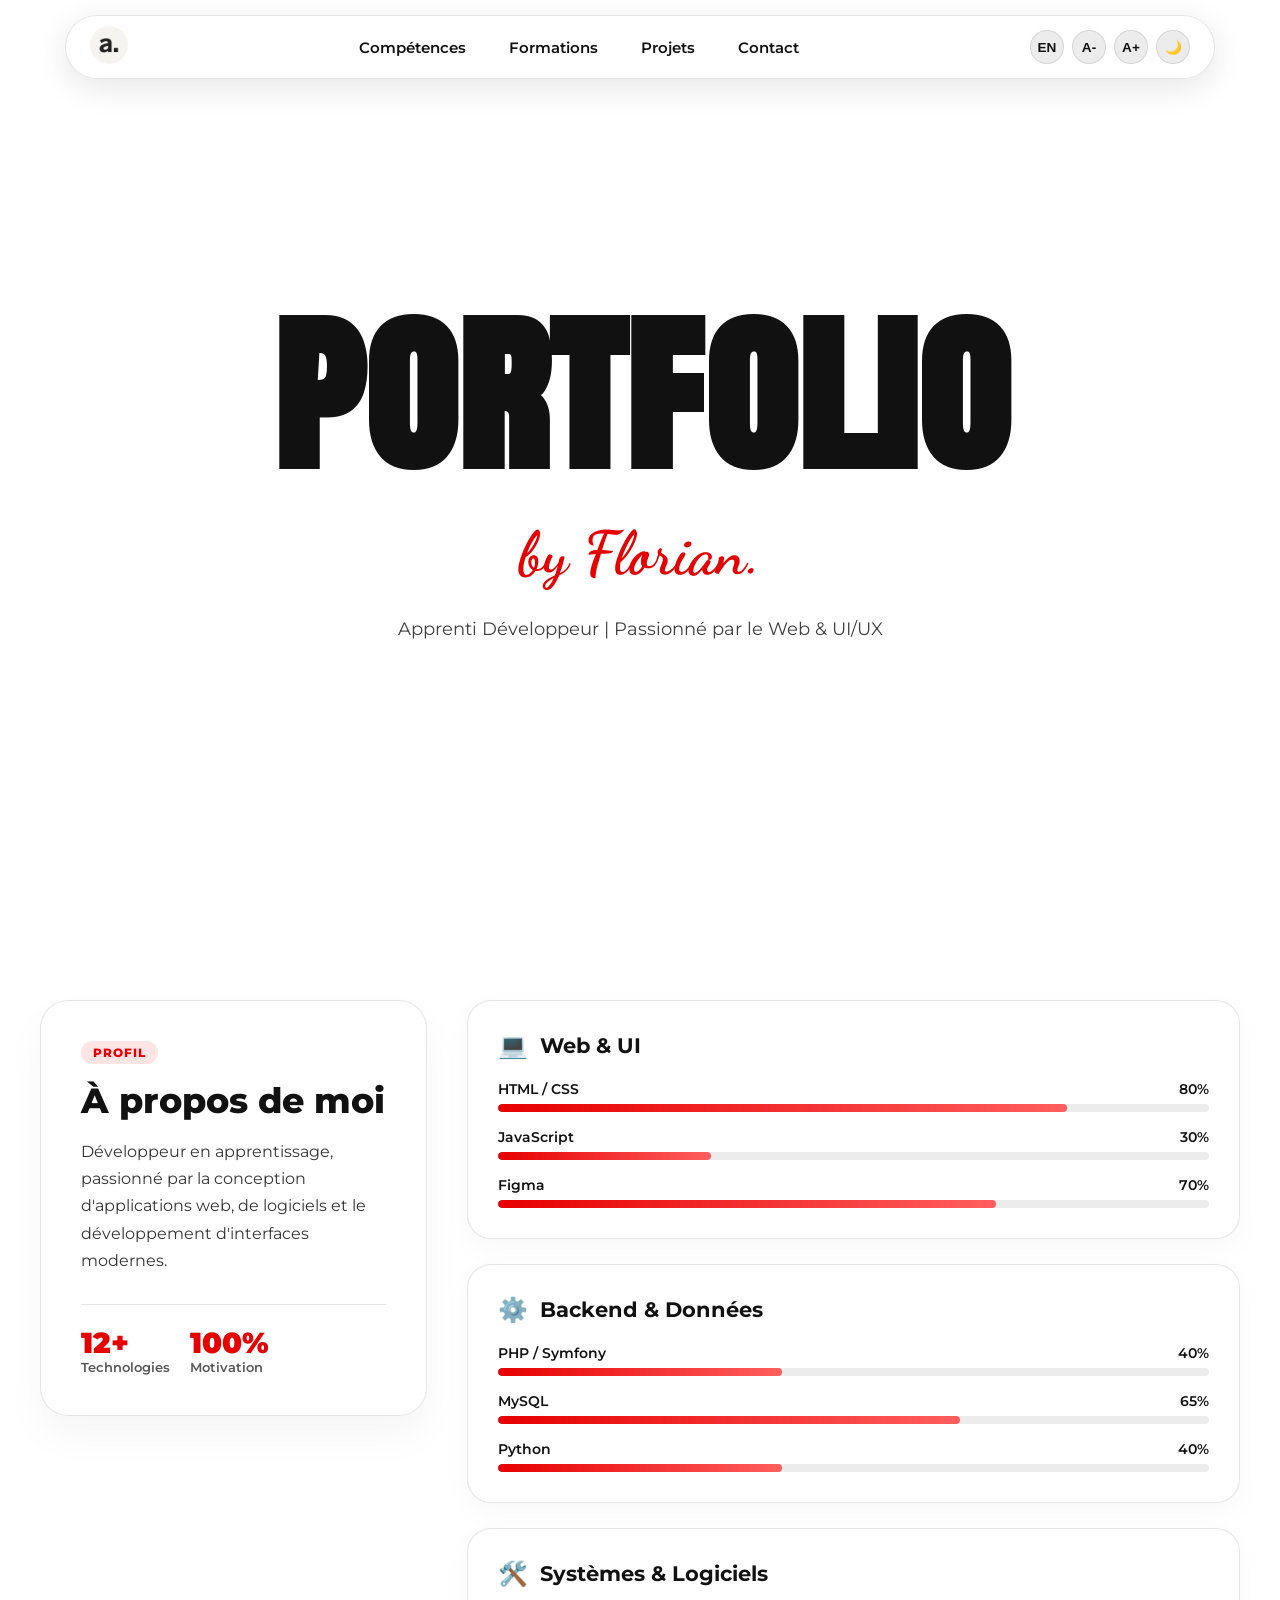
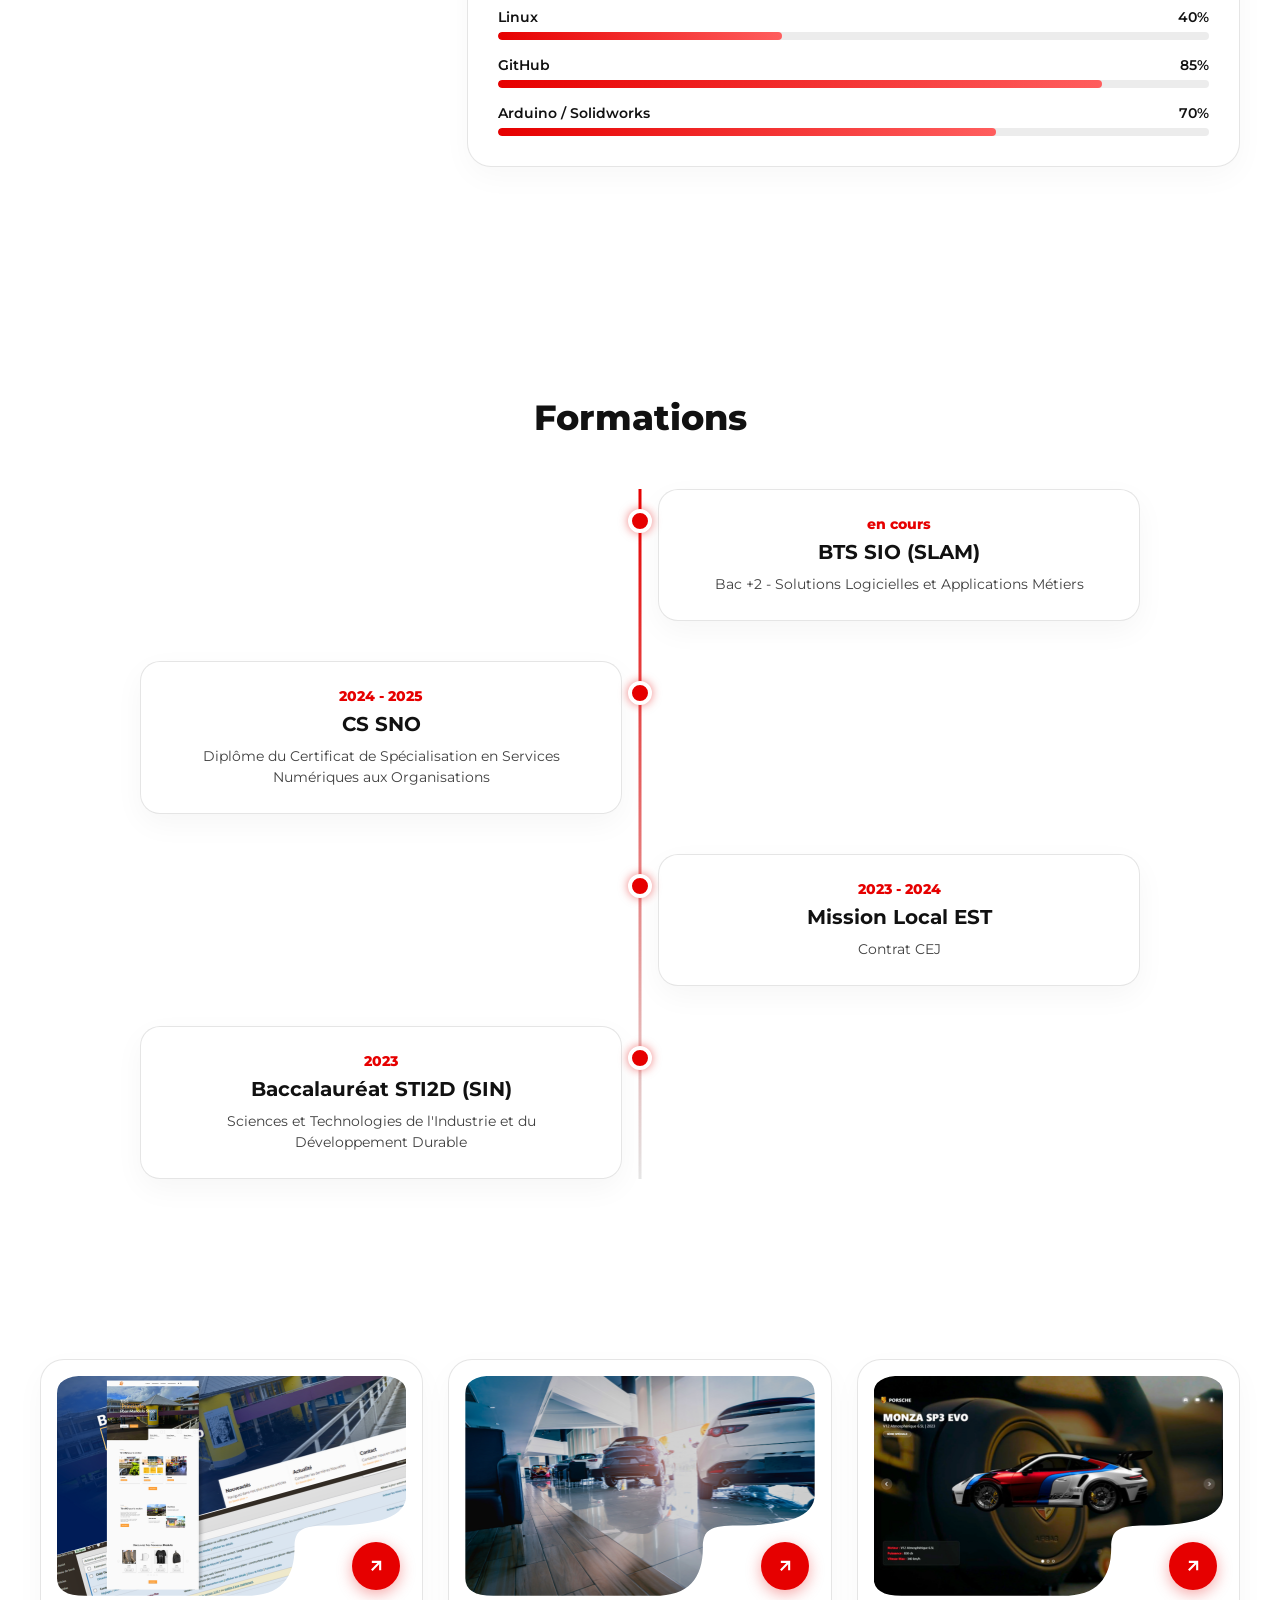
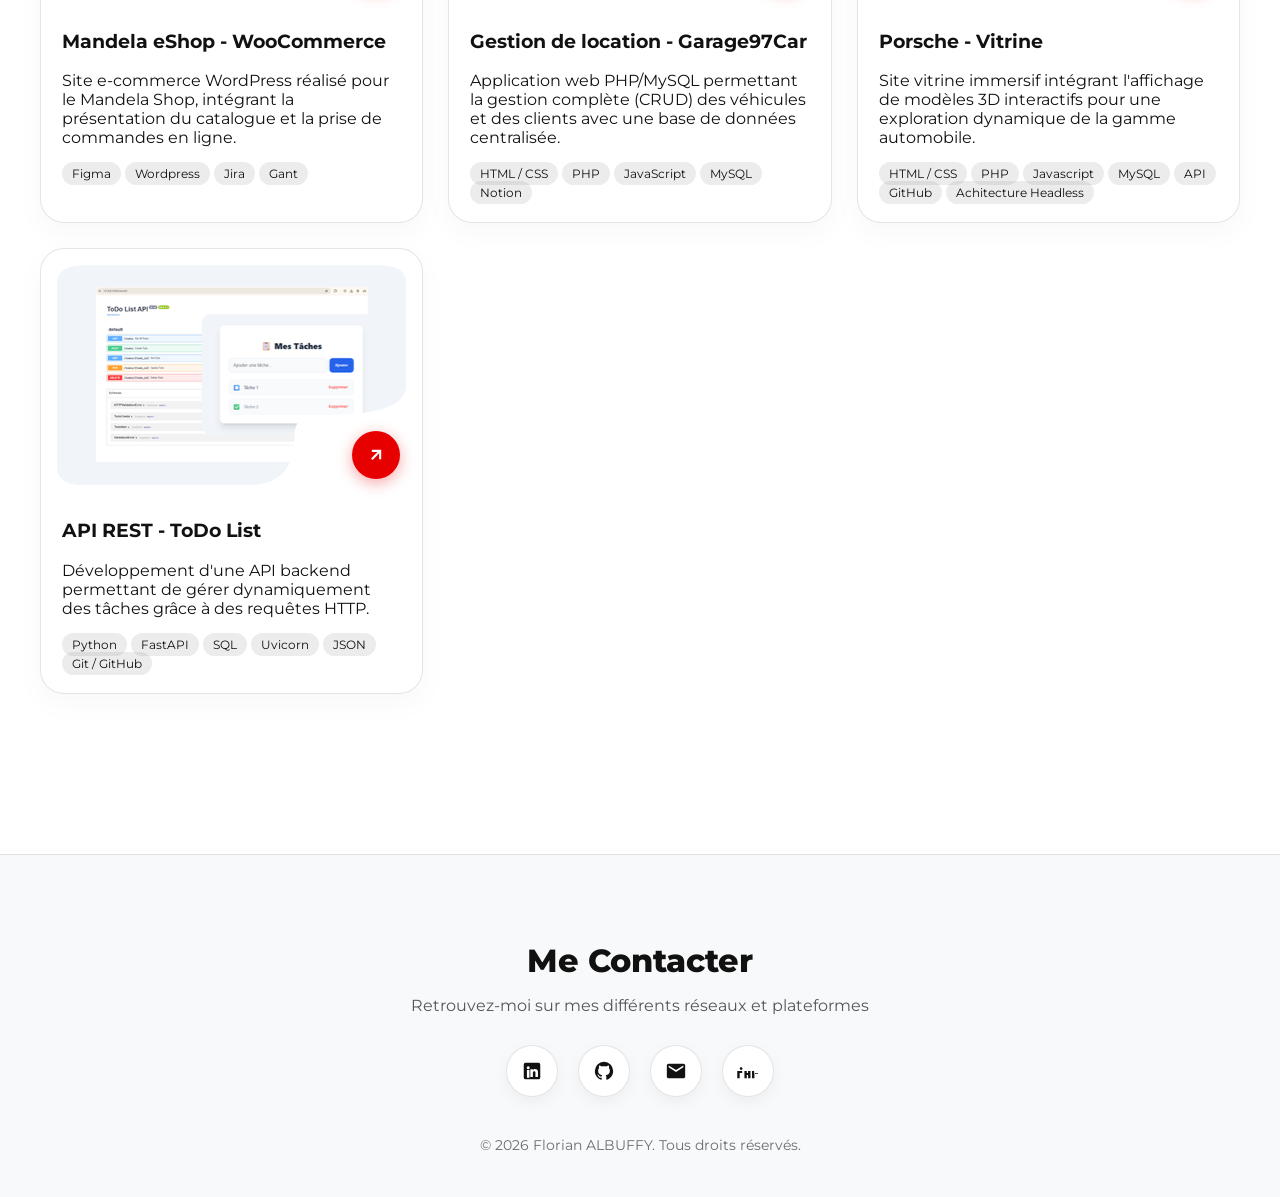
<file: index.html>
<!DOCTYPE html>
<html lang="fr">
    <head>
        <meta charset="UTF-8">
        <meta name="viewport" content="width=device-width, initial-scale=1.0">
        <link rel="shortcut icon" href="img/icon-site-portfolio.png"
            type="image/x-icon">
        <link rel="stylesheet" href="styles.css">
        <title>Portfolio - Florian ALBUFFY - Apprenti Développeur</title>
    </head>
    <body>

        <!-- NAVBAR GLASSMOPHIC ET CONTROLES -->
        <nav>
            <div class="nav-container">
                <div class="left-nav">
                    <img src="img/icon-site-portfolio.png" alt="Logo"
                        class="logo-img">
                </div>

                <div class="right-nav" id="right-nav">
                    <a href="#competences"
                        data-i18n="nav-skills">Compétences</a>
                    <a href="#formations"
                        data-i18n="nav-education">Formations</a>
                    <a href="#projets" data-i18n="nav-projects">Projets</a>
                    <a href="#contact" data-i18n="nav-contact">Contact</a>
                </div>

                <!-- PANNEAU D'ACCESSIBILITÉ & PARAMÈTRES -->
                <div class="nav-controls">
                    <!-- Selecteur de Langue -->
                    <button id="lang-btn" class="ctrl-btn"
                        title="Changer de langue">EN</button>

                    <!-- Contrôle Taille de Police -->
                    <button id="font-decrease" class="ctrl-btn"
                        title="Réduire le texte">A-</button>
                    <button id="font-increase" class="ctrl-btn"
                        title="Agrandir le texte">A+</button>

                    <!-- Toggle Thème Sombre/Clair -->
                    <button id="theme-toggle" class="ctrl-btn"
                        title="Basculer de thème">🌙</button>
                </div>

                <div class="burger-menu" id="burger-menu">
                    <span></span>
                    <span></span>
                    <span></span>
                </div>
            </div>
        </nav>

        <!-- HEADER -->
        <header>
            <h1>portfolio</h1>
            <h2>by Florian.</h2>
            <p class="header-subtitle">Apprenti Développeur | Passionné par le
                Web & UI/UX</p>
        </header>

        <!-- SECTION COMPÉTENCES / À PROPOS (VERSION REDESIGNÉE) -->
        <section class="competences" id="competences">

            <!-- À Propos -->
            <div class="about-card">
                <div class="about-badge">PROFIL</div>
                <h2 data-i18n="about-title">À propos de moi</h2>
                <p data-i18n="about-text">
                    Développeur en apprentissage, passionné par la création
                    d'applications web modernes,
                    de logiciels sur-mesure et l'exploration des systèmes
                    embarqués.
                </p>
                <div class="about-stats">
                    <div class="stat-item">
                        <span class="stat-num">12+</span>
                        <span class="stat-label">Technologies</span>
                    </div>
                    <div class="stat-item">
                        <span class="stat-num">100%</span>
                        <span class="stat-label">Motivation</span>
                    </div>
                </div>
            </div>

            <!-- Grille de Compétences par Catégories -->
            <div class="skills-dashboard">

                <!-- Catégorie 1: Web & Interface -->
                <div class="skill-category">
                    <div class="category-header">
                        <span class="category-icon">💻</span>
                        <h3>Web & UI</h3>
                    </div>
                    <div class="skill-bars">
                        <div class="skill-card">
                            <div class="skill-info"><span>HTML /
                                    CSS</span><span>80%</span></div>
                            <div class="progress-bar"><div class="progress-fill"
                                    style="width: 80%;"></div></div>
                        </div>
                        <div class="skill-card">
                            <div
                                class="skill-info"><span>JavaScript</span><span>30%</span></div>
                            <div class="progress-bar"><div class="progress-fill"
                                    style="width: 30%;"></div></div>
                        </div>
                        <div class="skill-card">
                            <div
                                class="skill-info"><span>Figma</span><span>70%</span></div>
                            <div class="progress-bar"><div class="progress-fill"
                                    style="width: 70%;"></div></div>
                        </div>
                    </div>
                </div>

                <!-- Catégorie 2: Backend & Base de données -->
                <div class="skill-category">
                    <div class="category-header">
                        <span class="category-icon">⚙️</span>
                        <h3>Backend & Données</h3>
                    </div>
                    <div class="skill-bars">
                        <div class="skill-card">
                            <div class="skill-info"><span>PHP /
                                    Symfony</span><span>40%</span></div>
                            <div class="progress-bar"><div class="progress-fill"
                                    style="width: 40%;"></div></div>
                        </div>
                        <div class="skill-card">
                            <div
                                class="skill-info"><span>MySQL</span><span>65%</span></div>
                            <div class="progress-bar"><div class="progress-fill"
                                    style="width: 65%;"></div></div>
                        </div>
                        <div class="skill-card">
                            <div
                                class="skill-info"><span>Python</span><span>40%</span></div>
                            <div class="progress-bar"><div class="progress-fill"
                                    style="width: 40%;"></div></div>
                        </div>
                    </div>
                </div>

                <!-- Catégorie 3: Systèmes & Outils -->
                <div class="skill-category">
                    <div class="category-header">
                        <span class="category-icon">🛠️</span>
                        <h3>Systèmes & Logiciels</h3>
                    </div>
                    <div class="skill-bars">
                        <div class="skill-card">
                            <div
                                class="skill-info"><span>Linux</span><span>40%</span></div>
                            <div class="progress-bar"><div class="progress-fill"
                                    style="width: 40%;"></div></div>
                        </div>
                        <div class="skill-card">
                            <div
                                class="skill-info"><span>GitHub</span><span>85%</span></div>
                            <div class="progress-bar"><div class="progress-fill"
                                    style="width: 85%;"></div></div>
                        </div>
                        <div class="skill-card">
                            <div class="skill-info"><span>Arduino /
                                    Solidworks</span><span>70%</span></div>
                            <div class="progress-bar"><div class="progress-fill"
                                    style="width: 70%;"></div></div>
                        </div>
                    </div>
                </div>

            </div>
        </section>

        <!-- SECTION FORMATION (TIMELINE VERTICALE CENTRÉE) -->
        <section class="formation" id="formations">
            <h2 class="section-title" data-i18n="nav-education">Formations</h2>

            <div class="timeline-container">
                <div class="timeline-line"></div>

                <!-- Formation 1 -->
                <div class="timeline-item">
                    <div class="timeline-dot"></div>
                    <div class="timeline-content">
                        <span class="timeline-date">en cours</span>
                        <h3 class="timeline-title">BTS SIO (SLAM)</h3>
                        <p class="timeline-diploma">Bac +2 - Solutions
                            Logicielles et Applications Métiers</p>
                    </div>
                </div>

                <!-- Formation 2 -->
                <div class="timeline-item">
                    <div class="timeline-dot"></div>
                    <div class="timeline-content">
                        <span class="timeline-date">2024 - 2025</span>
                        <h3 class="timeline-title">CS SNO</h3>
                        <p class="timeline-diploma">Diplôme du Certificat de
                            Spécialisation en Services Numériques aux
                            Organisations</p>
                    </div>
                </div>

                <!-- Formation 3 -->
                <div class="timeline-item">
                    <div class="timeline-dot"></div>
                    <div class="timeline-content">
                        <span class="timeline-date">2023 - 2024</span>
                        <h3 class="timeline-title">Mission Local EST</h3>
                        <p class="timeline-diploma">Contrat CEJ</p>
                    </div>
                </div>

                <!-- Formation 4 -->
                <div class="timeline-item">
                    <div class="timeline-dot"></div>
                    <div class="timeline-content">
                        <span class="timeline-date">2023</span>
                        <h3 class="timeline-title">Baccalauréat STI2D (SIN)</h3>
                        <p class="timeline-diploma">Sciences et Technologies de
                            l'Industrie et du Développement Durable </p>
                    </div>
                </div>
            </div>
        </section>

        <!-- SECTION PROJETS -->
        <section class="projets" id="projets">
            <div class="cards-container">
                <!-- CARTE 1 -->
                <a href="/pages/mandela-eshop.html" class="card">
                    <div class="card-image-wrapper">
                        <div class="card-image" id="p1"></div>
                        <div class="card-btn">
                            <svg viewBox="0 0 24 24"><line x1="7" y1="17"
                                    x2="17" y2="7"></line><polyline
                                    points="7 7 17 7 17 17"></polyline></svg>
                        </div>
                    </div>
                    <div class="card-content">
                        <h3 class="card-title">Mandela eShop - WooCommerce</h3>
                        <p class="card-description">Site e-commerce WordPress
                            réalisé pour le Mandela Shop, intégrant la
                            présentation du catalogue et la prise de commandes
                            en ligne.</p>
                        <div class="card-tags">
                            <span class="tag">Figma</span>
                            <span class="tag">Wordpress</span>
                            <span class="tag">Jira</span>
                            <span class="tag">Gant</span>
                        </div>
                    </div>
                </a>
                <!-- CARTE 2 -->
                <a href="pages/garage97car.html" class="card">
                    <div class="card-image-wrapper">
                        <div class="card-image" id="p2"></div>
                        <div class="card-btn"><svg viewBox="0 0 24 24"><line
                                    x1="7" y1="17" x2="17"
                                    y2="7"></line><polyline
                                    points="7 7 17 7 17 17"></polyline></svg></div>
                    </div>
                    <div class="card-content">
                        <h3 class="card-title">Gestion de location -
                            Garage97Car</h3>
                        <p class="card-description">Application web PHP/MySQL
                            permettant la gestion complète (CRUD) des véhicules
                            et des clients avec une base de données
                            centralisée.</p>
                        <div class="card-tags">
                            <span class="tag">HTML / CSS</span>
                            <span class="tag">PHP</span>
                            <span class="tag">JavaScript</span>
                            <span class="tag">MySQL</span>
                            <span class="tag">Notion</span>
                        </div>
                    </div>
                </a>
                <!-- CARTE 3 -->
                <a href="pages/porsche.html" class="card">
                    <div class="card-image-wrapper">
                        <div class="card-image" id="p3"></div>
                        <div class="card-btn"><svg viewBox="0 0 24 24"><line
                                    x1="7" y1="17" x2="17"
                                    y2="7"></line><polyline
                                    points="7 7 17 7 17 17"></polyline></svg></div>
                    </div>
                    <div class="card-content">
                        <h3 class="card-title">Porsche - Vitrine</h3>
                        <p class="card-description">Site vitrine immersif
                            intégrant l'affichage de modèles 3D interactifs pour
                            une exploration dynamique de la gamme
                            automobile.</p>
                        <div class="card-tags">
                            <span class="tag">HTML / CSS</span>
                            <span class="tag">PHP</span>
                            <span class="tag">Javascript</span>
                            <span class="tag">MySQL</span>
                            <span class="tag">API</span>
                            <span class="tag">GitHub</span>
                            <span class="tag">Achitecture Headless</span>
                        </div>
                    </div>
                </a>
                <!-- CARTE 4 : API REST TODO LIST -->
                <a href="pages/todolist.html" class="card">
                    <div class="card-image-wrapper">
                        <div class="card-image" id="p4"></div>
                        <div class="card-btn">
                            <svg viewBox="0 0 24 24"><line x1="7" y1="17"
                                    x2="17" y2="7"></line><polyline
                                    points="7 7 17 7 17 17"></polyline></svg>
                        </div>
                    </div>
                    <div class="card-content">
                        <h3 class="card-title">API REST - ToDo List</h3>
                        <p class="card-description">Développement d'une API
                            backend permettant de gérer dynamiquement des tâches
                            grâce à des requêtes HTTP.</p>
                        <div class="card-tags">
                            <span class="tag">Python</span>
                            <span class="tag">FastAPI</span>
                            <span class="tag">SQL</span>
                            <span class="tag">Uvicorn</span>
                            <span class="tag">JSON</span>
                            <span class="tag">Git / GitHub</span>
                        </div>
                    </div>
                </a>
            </div>
        </section>

        <!-- FOOTER / CONTACT -->
        <footer class="contact-footer" id="contact">
            <div class="footer-container">
                <h2 class="footer-title">Me Contacter</h2>
                <p class="footer-subtitle">Retrouvez-moi sur mes différents
                    réseaux et plateformes</p>

                <div class="social-links">
                    <a
                        href="https://www.linkedin.com/in/florian-albuffy-433315250/"
                        target="_blank" class="social-btn" title="LinkedIn">
                        <svg viewBox="0 0 24 24"><path fill="currentColor"
                                d="M19 3a2 2 0 0 1 2 2v14a2 2 0 0 1-2 2H5a2 2 0 0 1-2-2V5a2 2 0 0 1 2-2h14m-.5 15.5v-5.3a3.26 3.26 0 0 0-3.26-3.26c-.85 0-1.84.52-2.28 1.3v-1.11h-2.79v8.37h2.79v-4.93c0-.77.62-1.4 1.39-1.4a1.4 1.4 0 0 1 1.4 1.4v4.93h2.75M6.46 10.9v8.37H9.25V10.9H6.46M7.86 6.74a1.65 1.65 0 1 0 0 3.3 1.65 1.65 0 0 0 0-3.3Z" /></svg>
                    </a>
                    <a href="https://github.com/Flo-Programmation"
                        target="_blank" class="social-btn" title="GitHub">
                        <svg viewBox="0 0 24 24"><path fill="currentColor"
                                d="M12 2A10 10 0 0 0 2 12c0 4.42 2.87 8.17 6.84 9.5c.5.08.66-.23.66-.5v-1.69c-2.77.6-3.36-1.34-3.36-1.34c-.46-1.16-1.11-1.47-1.11-1.47c-.91-.62.07-.6.07-.6c1 .07 1.53 1.03 1.53 1.03c.87 1.52 2.34 1.07 2.91.83c.09-.65.35-1.09.63-1.34c-2.22-.25-4.55-1.11-4.55-4.92c0-1.11.38-2 1.03-2.71c-.1-.25-.45-1.29.1-2.64c0 0 .84-.27 2.75 1.02c.79-.22 1.65-.33 2.5-.33c.85 0 1.71.11 2.5.33c1.91-1.29 2.75-1.02 2.75-1.02c.55 1.35.2 2.39.1 2.64c.65.71 1.03 1.6 1.03 2.71c0 3.82-2.34 4.66-4.57 4.91c.36.31.69.92.69 1.85V21c0 .27.16.59.67.5C19.14 20.16 22 16.42 22 12A10 10 0 0 0 12 2Z" /></svg>
                    </a>
                    <a href="mailto:florian.freelance.pro@gmail.com"
                        class="social-btn" title="Gmail">
                        <svg viewBox="0 0 24 24"><path fill="currentColor"
                                d="M20 4H4c-1.1 0-1.99.9-1.99 2L2 18c0 1.1.9 2 2 2h16c1.1 0 2-.9 2-2V6c0-1.1-.9-2-2-2zm0 4l-8 5l-8-5V6l8 5l8-5v2z" /></svg>
                    </a>
                    <a href="https://fr.fiverr.com/florian_albuffy/"
                        target="_blank" class="social-btn" title="Fiverr">
                        <svg viewBox="0 0 24 24"><path fill="currentColor"
                                d="M23 15h-2.5c-.8 0-1.4.3-1.8.8V12h-2.3v8h2.6v-4.3c0-.9.6-1.5 1.5-1.5H23v-1.2zm-8.3-3h-2.6v2.3h-1.4V12H8.1v8h2.6v-3.7h1.4V20h2.6v-8zm-11.8 0H.3v8h2.6v-5.7H5.6V12zm1.6-4.2C3.6 7.8 3 8.4 3 9.3c0 .8.6 1.5 1.5 1.5s1.5-.6 1.5-1.5c0-.9-.6-1.5-1.5-1.5z" /></svg>
                    </a>
                </div>
                <p class="copyright">© 2026 Florian ALBUFFY. Tous droits
                    réservés.</p>
            </div>
        </footer>
        <script src="script.js"></script>
        <!-- MASQUE SVG POUR LA DÉCOUPE DES CARTES PROJETS (ENCOCHE ARRONDIE) -->
        <svg width="0" height="0"
            style="position: absolute; pointer-events: none;">
            <defs>
                <clippath id="card-clip" clipPathUnits="objectBoundingBox">
                    <path d="M 0.08,0 
                    L 0.92,0 
                    Q 1,0 1,0.08 
                    L 1,0.54 
                    C 1,0.64 0.92,0.68 0.78,0.68 
                    C 0.70,0.68 0.68,0.70 0.68,0.78 
                    C 0.68,0.92 0.64,1 0.54,1 
                    L 0.08,1 
                    Q 0,1 0,0.92 
                    L 0,0.08 
                    Q 0,0 0.08,0 Z" />
                </clippath>
            </defs>
        </svg>
    </body>
</html>
</file>
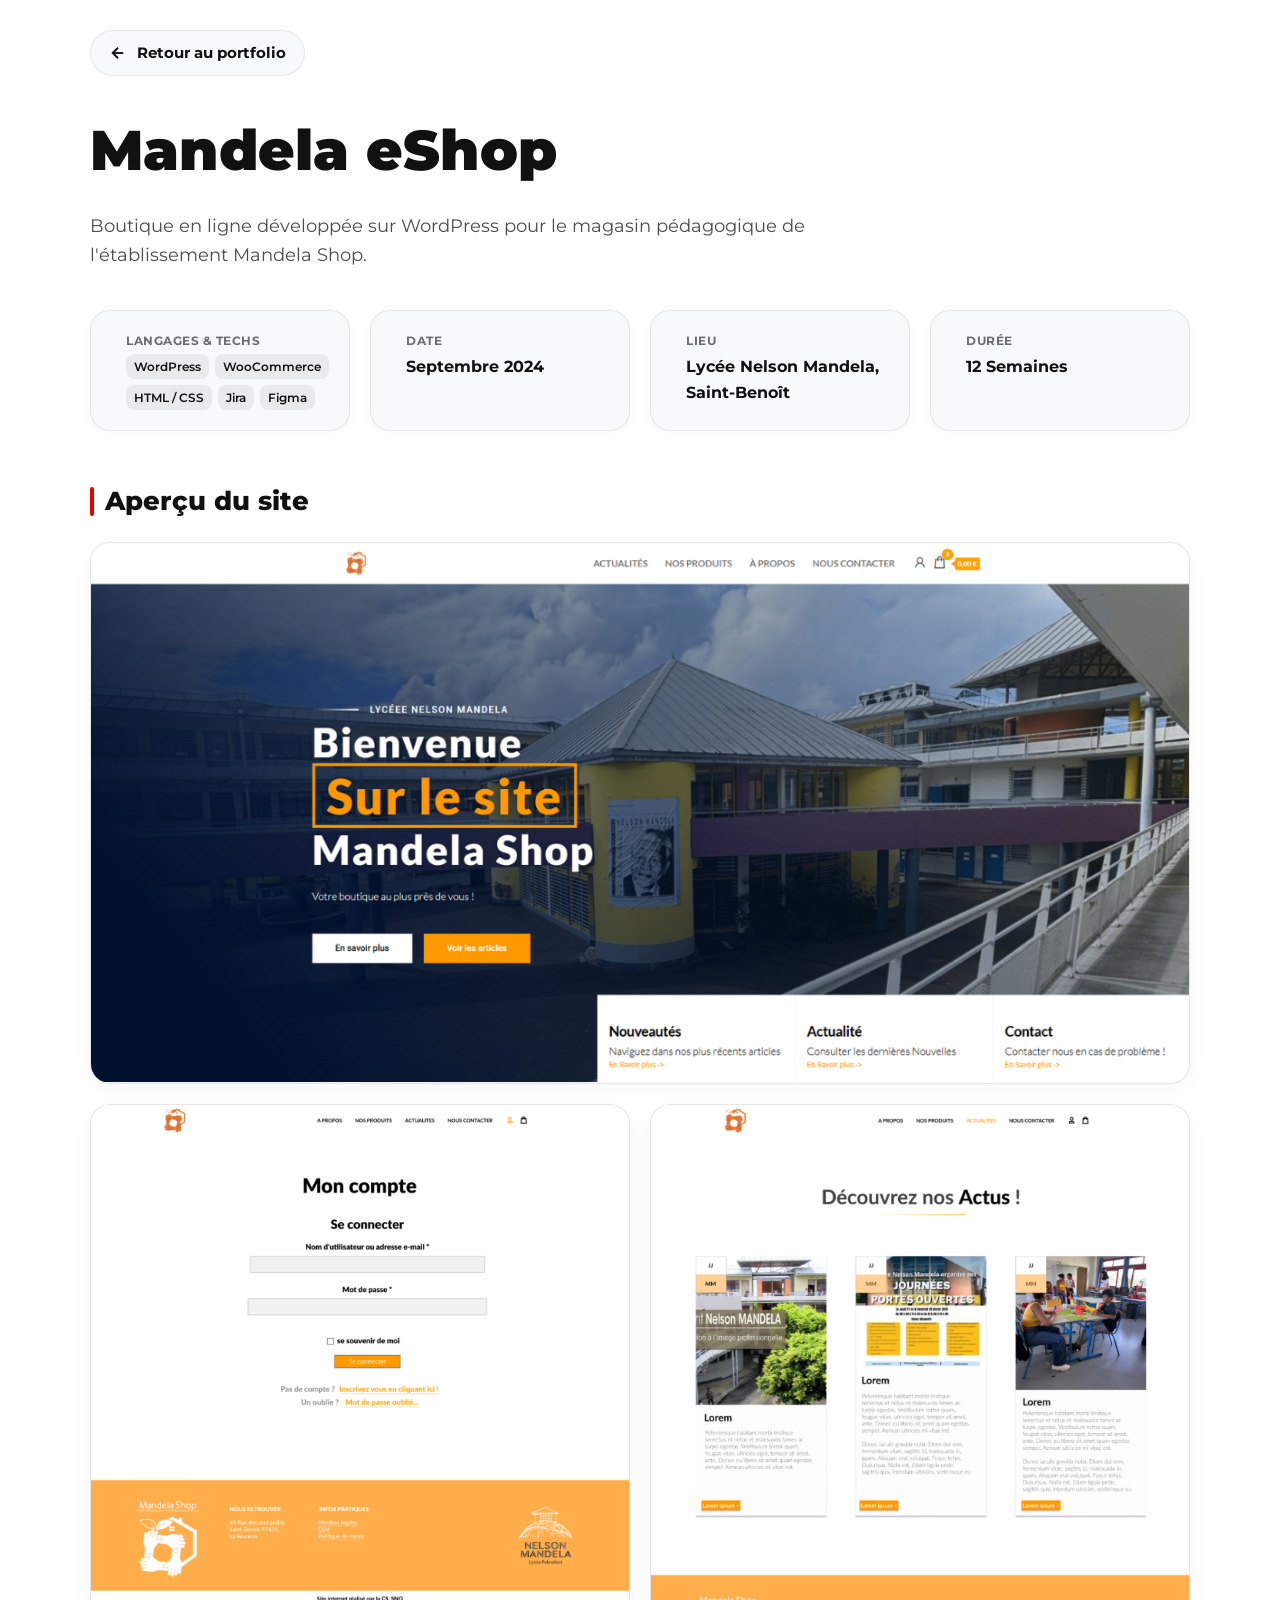
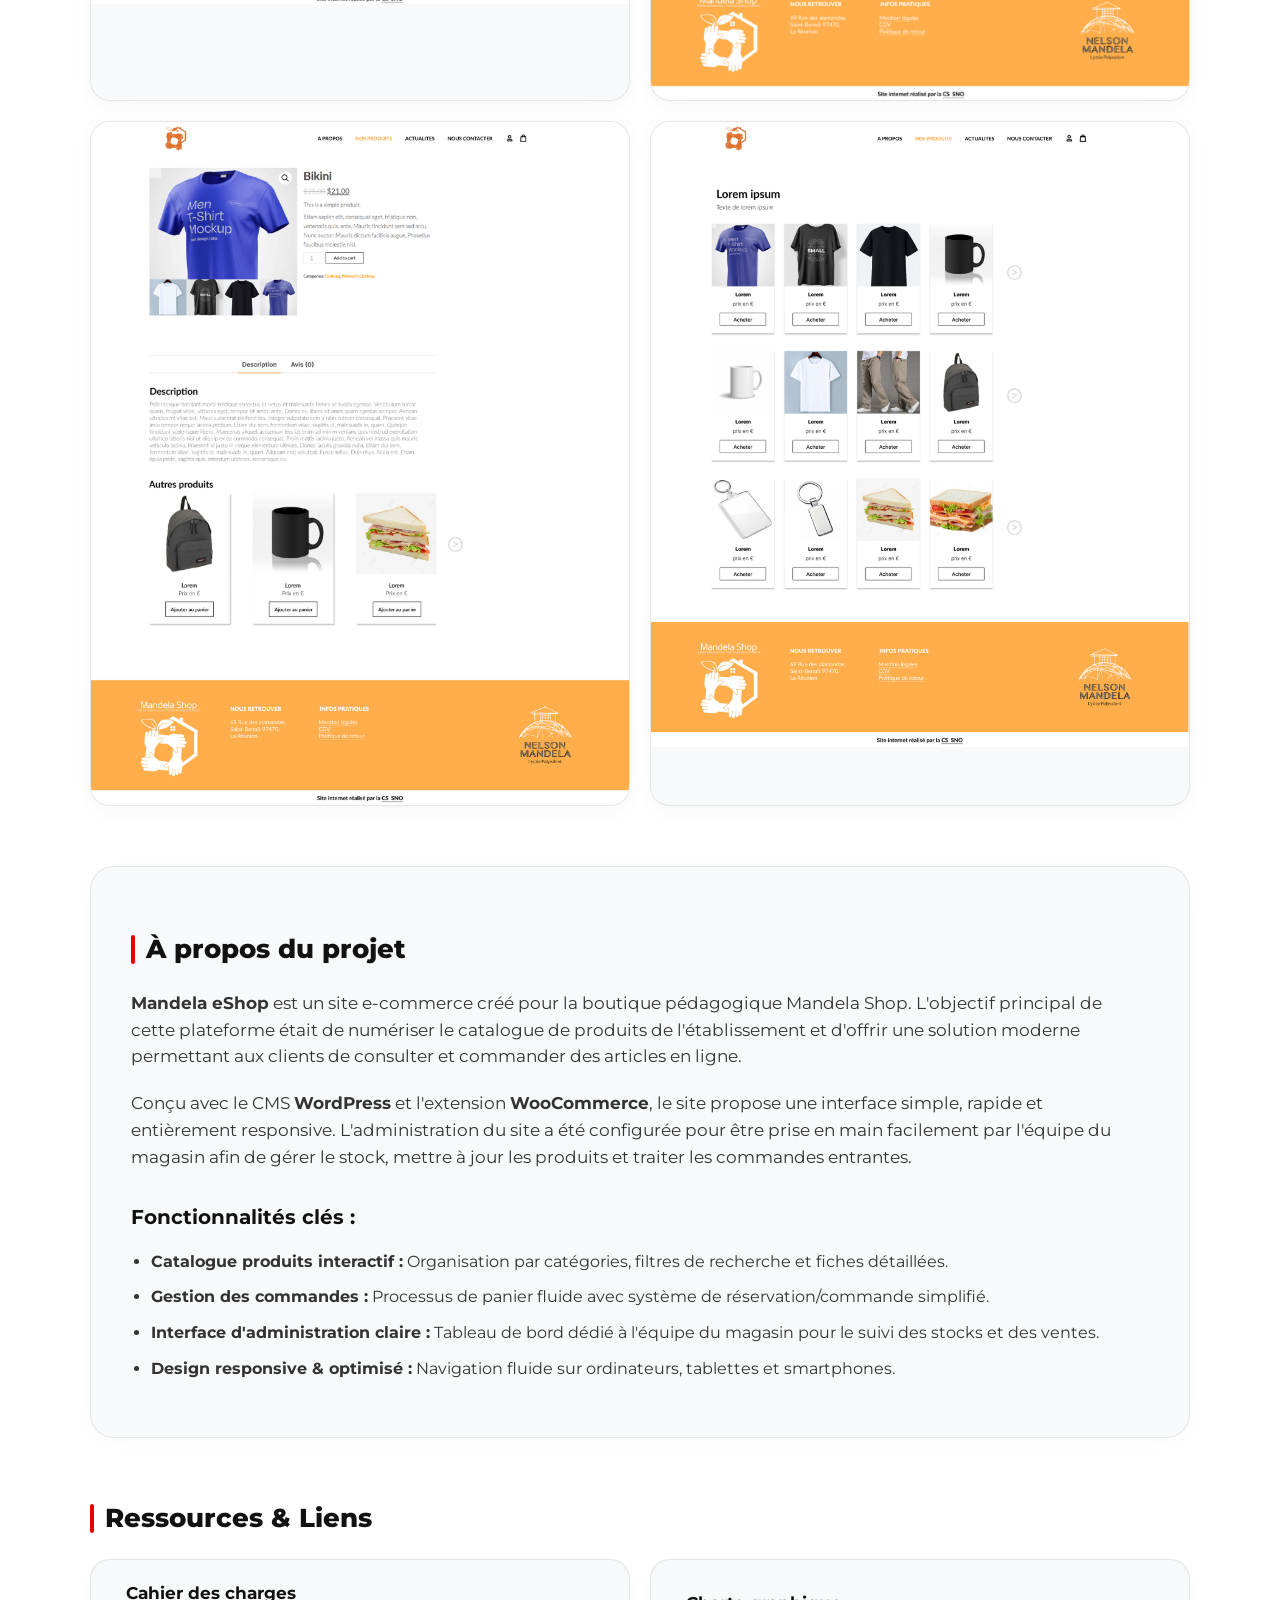
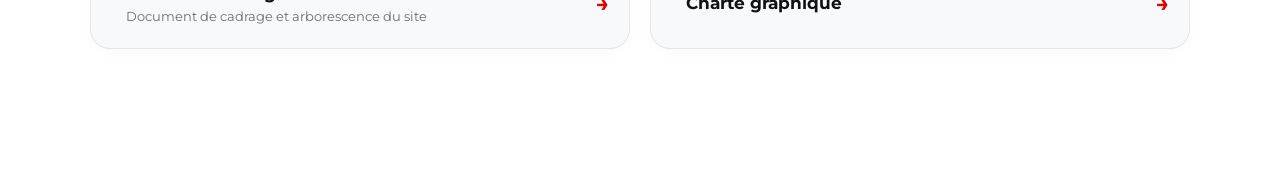
<file: pages/mandela-eshop.html>
<!DOCTYPE html>
<html lang="fr">
<head>
    <meta charset="UTF-8">
    <meta name="viewport" content="width=device-width, initial-scale=1.0">
    <title>Mandela eShop - Site E-Commerce</title>
    <link rel="stylesheet" href="styles/styles.css">
    <link href="https://fonts.googleapis.com/css2?family=Montserrat:wght@400;600;700;800;900&display=swap" rel="stylesheet">
</head>
<body>

    <!-- BOUTON RETOUR -->
    <nav class="project-nav">
        <a href="../index.html" class="back-btn">
            <svg viewBox="0 0 24 24"><line x1="19" y1="12" x2="5" y2="12"></line><polyline points="12 19 5 12 12 5"></polyline></svg>
            Retour au portfolio
        </a>
    </nav>

    <main class="project-container">
        
        <!-- EN-TÊTE DU PROJET -->
        <header class="project-header">
            <h1 class="project-title">Mandela eShop</h1>
            <p class="project-subtitle">Boutique en ligne développée sur WordPress pour le magasin pédagogique de l'établissement Mandela Shop.</p>
        </header>

        <!-- GRILLE DE MÉTADONNÉES -->
        <section class="meta-grid">
            <div class="meta-card">
                <span class="meta-icon"></span>
                <div>
                    <span class="meta-label">Langages & Techs</span>
                    <div class="tag-group">
                        <span class="tech-tag">WordPress</span>
                        <span class="tech-tag">WooCommerce</span>
                        <span class="tech-tag">HTML / CSS</span>
                        <span class="tech-tag">Jira</span>
                        <span class="tech-tag">Figma</span>
                    </div>
                </div>
            </div>

            <div class="meta-card">
                <span class="meta-icon"></span>
                <div>
                    <span class="meta-label">Date</span>
                    <span class="meta-value">Septembre 2024</span>
                </div>
            </div>

            <div class="meta-card">
                <span class="meta-icon"></span>
                <div>
                    <span class="meta-label">Lieu</span>
                    <span class="meta-value">Lycée Nelson Mandela, Saint-Benoît</span>
                </div>
            </div>

            <div class="meta-card">
                <span class="meta-icon"></span>
                <div>
                    <span class="meta-label">Durée</span>
                    <span class="meta-value">12 Semaines</span>
                </div>
            </div>
        </section>

        <!-- GALERIE D'IMAGES / CAPTURES DU SITE -->
        <section class="gallery-section">
            <h2 class="section-heading">Aperçu du site</h2>
            <div class="gallery-grid">
                <div class="gallery-item main-image">
                    <img src="../img/Projet de groupe - Mandela eShop.png" alt="Page d'accueil Mandela Shop">
                </div>
                <div class="gallery-item">
                    <img src="../img/login-eshop.png" alt="Catalogue produits">
                </div>
                <div class="gallery-item">
                    <img src="../img/actu-eshop.png" alt="Page panier et commande">
                </div>
                <div class="gallery-item">
                    <img src="../img/Projet de groupe - Mandela eShop (2).png" alt="Page panier et commande">
                </div>
                <div class="gallery-item">
                    <img src="../img/Projet de groupe - Mandela eShop (3).png" alt="Page panier et commande">
                </div>
            </div>
        </section>

        <!-- DESCRIPTION DÉTAILLÉE -->
        <section class="description-section">
            <h2 class="section-heading">À propos du projet</h2>
            <div class="description-content">
                <p>
                    <strong>Mandela eShop</strong> est un site e-commerce créé pour la boutique pédagogique Mandela Shop. L'objectif principal de cette plateforme était de numériser le catalogue de produits de l'établissement et d'offrir une solution moderne permettant aux clients de consulter et commander des articles en ligne.
                </p>
                <p>
                    Conçu avec le CMS <strong>WordPress</strong> et l'extension <strong>WooCommerce</strong>, le site propose une interface simple, rapide et entièrement responsive. L'administration du site a été configurée pour être prise en main facilement par l'équipe du magasin afin de gérer le stock, mettre à jour les produits et traiter les commandes entrantes.
                </p>

                <h3>Fonctionnalités clés :</h3>
                <ul>
                    <li><strong>Catalogue produits interactif :</strong> Organisation par catégories, filtres de recherche et fiches détaillées.</li>
                    <li><strong>Gestion des commandes :</strong> Processus de panier fluide avec système de réservation/commande simplifié.</li>
                    <li><strong>Interface d'administration claire :</strong> Tableau de bord dédié à l'équipe du magasin pour le suivi des stocks et des ventes.</li>
                    <li><strong>Design responsive & optimisé :</strong> Navigation fluide sur ordinateurs, tablettes et smartphones.</li>
                </ul>
            </div>
        </section>

        <!-- LIENS UTILITY & DOCUMENTS -->
        <section class="links-section">
            <h2 class="section-heading">Ressources & Liens</h2>
            <div class="links-grid">
                <a href="pdf/CDC PROJET MADELA E-SHOP.docx.pdf" target="_blank" class="link-card">
                    <div class="link-icon"></div>
                    <div class="link-info">
                        <span class="link-title">Cahier des charges</span>
                        <span class="link-desc">Document de cadrage et arborescence du site</span>
                    </div>
                    <span class="link-arrow">→</span>
                </a>

                <a href="pdf/Charte Graphique Mandela Shop.pdf" target="_blank" class="link-card">
                    <div class="link-icon"></div>
                    <div class="link-info">
                        <span class="link-title">Charte graphique</span>
                        <span class="link-desc"></span>
                    </div>
                    <span class="link-arrow">→</span>
                </a>
            </div>
        </section>

    </main>

</body>
</html>
</file>
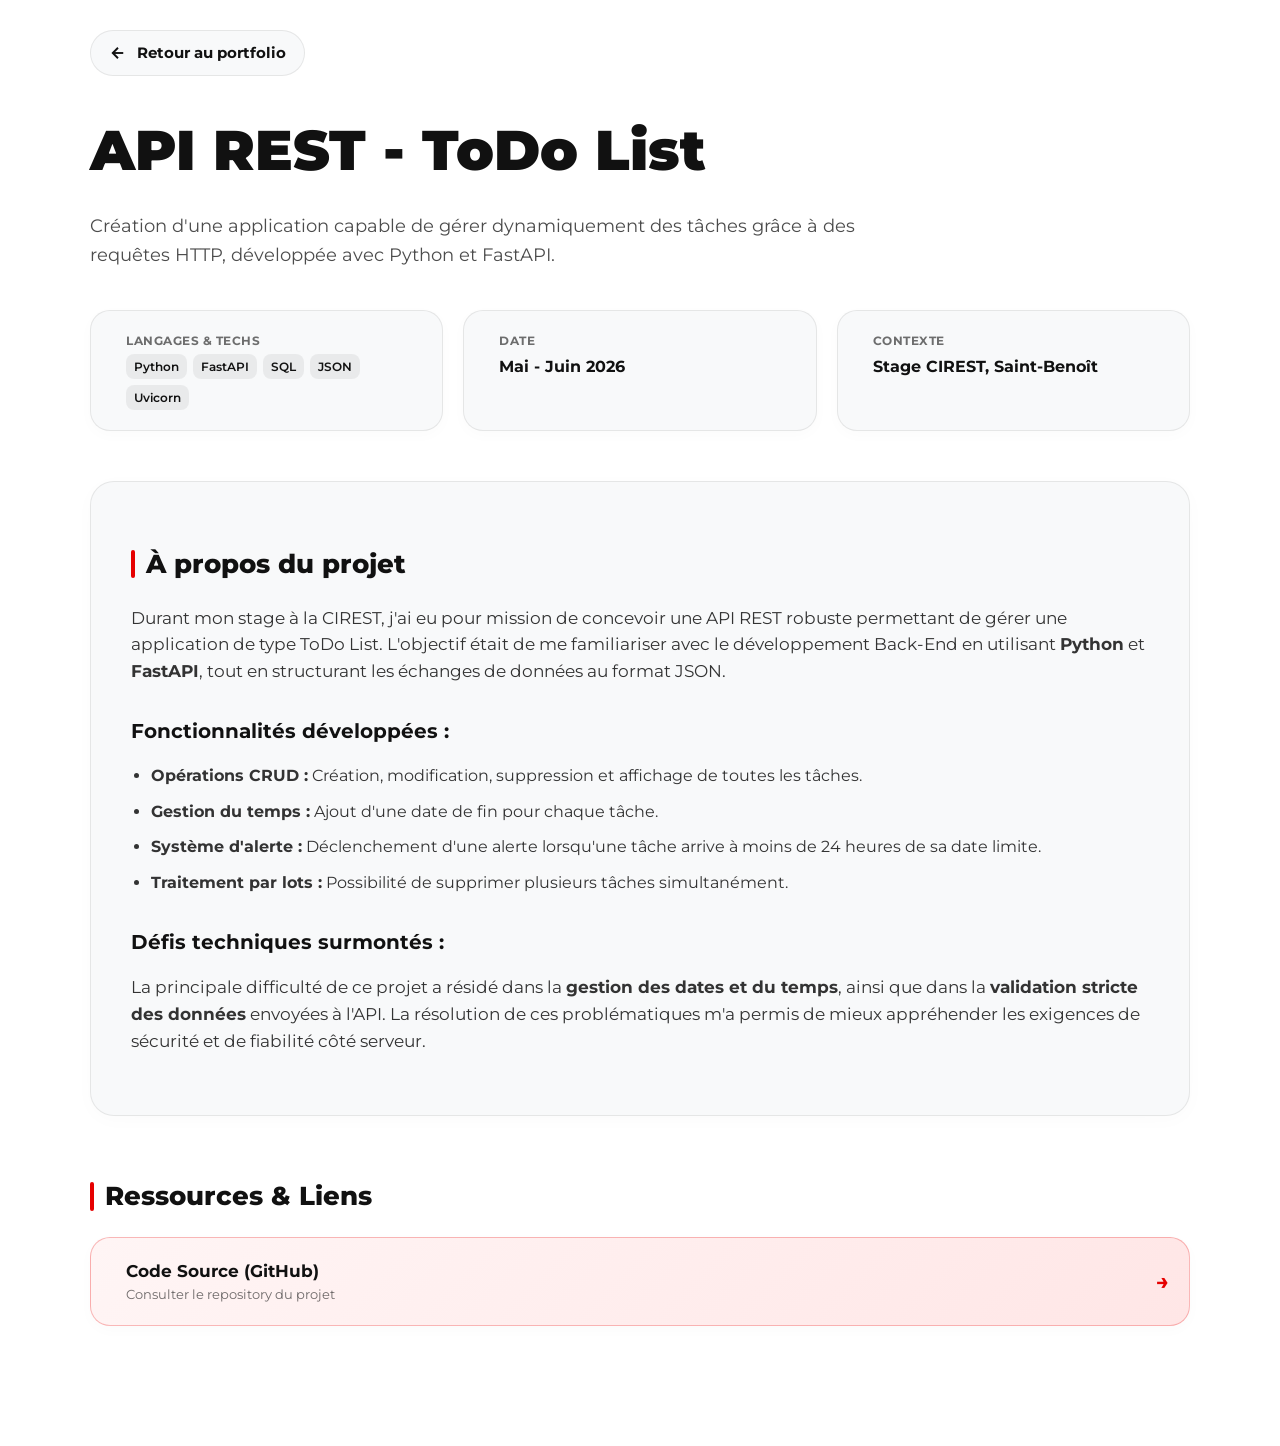
<file: pages/todolist.html>
<!DOCTYPE html>
<html lang="fr">
<head>
    <meta charset="UTF-8">
    <meta name="viewport" content="width=device-width, initial-scale=1.0">
    <title>API REST ToDo List - Portfolio Florian Albuffy</title>
    <link rel="stylesheet" href="styles/styles.css">
    <link href="https://fonts.googleapis.com/css2?family=Montserrat:wght@400;600;700;800;900&display=swap" rel="stylesheet">
</head>
<body>

    <!-- BOUTON RETOUR -->
    <nav class="project-nav">
        <a href="../index.html" class="back-btn">
            <svg viewBox="0 0 24 24"><line x1="19" y1="12" x2="5" y2="12"></line><polyline points="12 19 5 12 12 5"></polyline></svg>
            Retour au portfolio
        </a>
    </nav>

    <main class="project-container">
        
        <!-- EN-TÊTE DU PROJET -->
        <header class="project-header">
            <h1 class="project-title">API REST - ToDo List</h1>
            <p class="project-subtitle">Création d'une application capable de gérer dynamiquement des tâches grâce à des requêtes HTTP, développée avec Python et FastAPI.</p>
        </header>

        <!-- GRILLE DE MÉTADONNÉES -->
        <section class="meta-grid">
            <div class="meta-card">
                <span class="meta-icon"></span>
                <div>
                    <span class="meta-label">Langages & Techs</span>
                    <div class="tag-group">
                        <span class="tech-tag">Python</span>
                        <span class="tech-tag">FastAPI</span>
                        <span class="tech-tag">SQL</span>
                        <span class="tech-tag">JSON</span>
                        <span class="tech-tag">Uvicorn</span>
                    </div>
                </div>
            </div>

            <div class="meta-card">
                <span class="meta-icon"></span>
                <div>
                    <span class="meta-label">Date</span>
                    <span class="meta-value">Mai - Juin 2026</span>
                </div>
            </div>

            <div class="meta-card">
                <span class="meta-icon"></span>
                <div>
                    <span class="meta-label">Contexte</span>
                    <span class="meta-value">Stage CIREST, Saint-Benoît</span>
                </div>
            </div>
        </section>

        <!-- DESCRIPTION DÉTAILLÉE -->
        <section class="description-section">
            <h2 class="section-heading">À propos du projet</h2>
            <div class="description-content">
                <p>
                    Durant mon stage à la CIREST, j'ai eu pour mission de concevoir une API REST robuste permettant de gérer une application de type ToDo List. L'objectif était de me familiariser avec le développement Back-End en utilisant <strong>Python</strong> et <strong>FastAPI</strong>, tout en structurant les échanges de données au format JSON.
                </p>

                <h3>Fonctionnalités développées :</h3>
                <ul>
                    <li><strong>Opérations CRUD :</strong> Création, modification, suppression et affichage de toutes les tâches.</li>
                    <li><strong>Gestion du temps :</strong> Ajout d'une date de fin pour chaque tâche.</li>
                    <li><strong>Système d'alerte :</strong> Déclenchement d'une alerte lorsqu'une tâche arrive à moins de 24 heures de sa date limite.</li>
                    <li><strong>Traitement par lots :</strong> Possibilité de supprimer plusieurs tâches simultanément.</li>
                </ul>

                <h3>Défis techniques surmontés :</h3>
                <p>
                    La principale difficulté de ce projet a résidé dans la <strong>gestion des dates et du temps</strong>, ainsi que dans la <strong>validation stricte des données</strong> envoyées à l'API. La résolution de ces problématiques m'a permis de mieux appréhender les exigences de sécurité et de fiabilité côté serveur.
                </p>
            </div>
        </section>

        <!-- LIENS UTILITY & DOCUMENTS -->
        <section class="links-section">
            <h2 class="section-heading">Ressources & Liens</h2>
            <div class="links-grid">
                <a href="https://github.com/Flo-Programmation/API_ToDoList.git" target="_blank" class="link-card highlight">
                    <div class="link-icon"></div>
                    <div class="link-info">
                        <span class="link-title">Code Source (GitHub)</span>
                        <span class="link-desc">Consulter le repository du projet</span>
                    </div>
                    <span class="link-arrow">→</span>
                </a>
            </div>
        </section>

    </main>

</body>
</html>
</file>
<file: styles.css>
@import url('https://fonts.googleapis.com/css2?family=Anton+SC&family=Dancing+Script:wght@400..700&family=Montserrat:ital,wght@0,100..900;1,100..900&display=swap');

/* VARIABLE DES THÈMES & ACCESSIBILITÉ */
:root {
    --font-scale: 100%;
    --bg-color: #ffffff;
    --text-color: #111111;
    --section-bg: #f8f9fa;
    --card-bg: #ffffff;
    --card-text: #111111;
    --nav-bg: rgba(255, 255, 255, 0.55);
    --nav-border: rgba(0, 0, 0, 0.1);
    --nav-text: #111111;
    --accent-color: #e60000;
}

[data-theme="dark"] {
    --bg-color: #0d0d0e;
    --text-color: #f0f2f5;
    --section-bg: #161618;
    --card-bg: #1e1e22;
    --card-text: #ffffff;
    --nav-bg: rgba(18, 18, 20, 0.65);
    --nav-border: rgba(255, 255, 255, 0.12);
    --nav-text: #ffffff;
}

/* SMOOTH SCROLL GLOBAL */
html {
    font-size: var(--font-scale);
    scroll-behavior: smooth;
}

body {
    margin: 0;
    font-family: "Montserrat", sans-serif;
    background-color: var(--bg-color);
    color: var(--text-color);
    transition: background-color 0.3s ease, color 0.3s ease;
}

a {
    text-decoration: none;
    color: inherit;
}

/* NAVBAR GLASSMOPHIC */
nav {
    width: 100%;
    position: fixed;
    top: 0;
    left: 0;
    z-index: 1000;
    display: flex;
    justify-content: center;
    padding: 15px 0;
}

.nav-container {
    display: flex;
    align-items: center;
    justify-content: space-between;
    width: 90%;
    max-width: 1100px;
    padding: 10px 24px;
    background: var(--nav-bg);
    -webkit-backdrop-filter: blur(14px);
    backdrop-filter: blur(14px);
    border: 1px solid var(--nav-border);
    border-radius: 50px;
    box-shadow: 0 8px 32px 0 rgba(0, 0, 0, 0.1);
    transition: background 0.3s, border 0.3s;
}

.left-nav .logo-img {
    height: 38px;
    border-radius: 50%;
}

.right-nav {
    display: flex;
    gap: 15px;
}

.right-nav a {
    padding: 8px 14px;
    color: var(--nav-text);
    font-weight: 600;
    font-size: 0.95rem;
    border-radius: 20px;
    transition: background 0.3s ease;
}

.right-nav a:hover {
    background: rgba(125, 125, 125, 0.2);
}

/* BOUTONS ACCESSIBILITÉ & CONTROLES */
.nav-controls {
    display: flex;
    align-items: center;
    gap: 8px;
}

.ctrl-btn {
    background: rgba(125, 125, 125, 0.15);
    color: var(--nav-text);
    border: 1px solid var(--nav-border);
    border-radius: 50%;
    width: 34px;
    height: 34px;
    font-size: 0.85rem;
    font-weight: bold;
    cursor: pointer;
    display: flex;
    align-items: center;
    justify-content: center;
    transition: transform 0.2s, background 0.3s;
}

.ctrl-btn:hover {
    transform: scale(1.1);
    background: var(--accent-color);
    color: #ffffff;
}

/* BURGER MENU */
.burger-menu {
    display: none;
    flex-direction: column;
    gap: 4px;
    cursor: pointer;
}

.burger-menu span {
    width: 22px;
    height: 2.5px;
    background-color: var(--nav-text);
    transition: all 0.3s;
}

/* HEADER */
header {
    min-height: 100vh;
    display: flex;
    flex-direction: column;
    align-items: center;
    justify-content: center;
}

header h1 {
    margin: 0;
    font-size: clamp(2.4rem, 18vw, 12rem);
    font-family: "Anton SC", sans-serif;
    color: var(--text-color);
}

header h2 {
    font-family: "Dancing Script", cursive;
    font-size: clamp(2rem, 5vw, 3.8rem);
    color: var(--accent-color);
    margin: -15px 0 10px 0;
}

.header-subtitle {
    font-size: 1.1rem;
    opacity: 0.8;
    text-align: center;
    padding: 0 20px;
}

/* COMPÉTENCES & SECTION CONTENUS */
.competences {
    min-height: 80vh;
    display: grid;
    grid-template-columns: 1fr 2fr;
    gap: 40px;
    max-width: 1200px;
    margin: 0 auto;
    padding: 100px 20px;
    align-items: start;
}

.about-content,
.skills-container {
    flex: 1 1 380px;
    max-width: 500px;
    background: var(--card-bg);
    color: var(--card-text);
    padding: 35px;
    border-radius: 20px;
    box-shadow: 0 10px 30px rgba(0, 0, 0, 0.06);
}

.skills-grid {
    display: grid;
    grid-template-columns: repeat(auto-fit, minmax(120px, 1fr));
    gap: 12px;
}

.skill-item {
    display: flex;
    justify-content: space-between;
    background: rgba(125, 125, 125, 0.1);
    padding: 10px 14px;
    border-radius: 10px;
    font-weight: 600;
    font-size: 0.88rem;
}

.skill-item .percent {
    color: var(--accent-color);
}

/* PROJETS & CARTE */
.projets {
    padding: 80px 20px;
}

.cards-container {
    display: grid;
    grid-template-columns: repeat(auto-fit, minmax(300px, 1fr));
    gap: 25px;
    max-width: 1200px;
    margin: 0 auto;
}

.card {
    background-color: var(--card-bg);
    color: var(--card-text);
    border-radius: 24px;
    padding: 16px;
    display: flex;
    flex-direction: column;
    border: 1px solid var(--nav-border);
    box-shadow: 0 10px 30px rgba(0, 0, 0, 0.03);
}

.card-image-wrapper {
    position: relative;
    width: 100%;
    height: 220px;
}

/* DECOUPE CLIP-PATH SUR LES IMAGES DES CARTES */
.card-image {
    width: 100%;
    height: 100%;
    background-size: cover;
    background-position: center;
    transition: transform 0.4s cubic-bezier(0.16, 1, 0.3, 1);

    /* Application du masque SVG responsive avec coins arrondis */
    clip-path: url(#card-clip);
}

.card:hover .card-image {
    transform: scale(1.04);
}
#p1{
    background: url('img/Mandela-eShop.png');    
}

#p2{
    background: url('img/Garage97car.png');    
}

#p3{
    background: url('img/Showcase\ Porsche.png');    
}

#p4{
    background: url('img/ToDoList.png');    
}
.card-btn {
    position: absolute;
    bottom: 6px;
    right: 6px;
    width: 48px;
    height: 48px;
    background-color: var(--accent-color);
    border-radius: 50%;
    display: flex;
    justify-content: center;
    align-items: center;
    color: #fff;
    box-shadow: 0 4px 15px rgba(230, 0, 0, 0.35);
    transition: transform 0.3s ease, background-color 0.3s ease;
}
.card:hover .card-btn {
    transform: scale(1.1);
}

.card-btn svg {
    width: 20px;
    height: 20px;
    fill: none;
    stroke: currentColor;
    stroke-width: 2.5;
}

.card-content {
    padding: 15px 5px 5px 5px;
}

.tag {
    background-color: rgba(125, 125, 125, 0.15);
    font-size: 0.75rem;
    padding: 4px 10px;
    border-radius: 12px;
}

/* FAB SOCIAL */
.fab-container {
    position: fixed;
    bottom: 30px;
    right: 30px;
    z-index: 1000;
}

.fab-links {
    display: flex;
    flex-direction: column;
    gap: 10px;
    opacity: 0;
    pointer-events: none;
    transform: translateY(15px);
    transition: 0.3s ease;
}

.fab-links.show {
    opacity: 1;
    pointer-events: auto;
    transform: translateY(0);
}

.fab-links a {
    width: 42px;
    height: 42px;
    background: #222;
    color: #fff;
    border-radius: 50%;
    display: flex;
    align-items: center;
    justify-content: center;
    font-weight: bold;
}

.fab-button {
    width: 55px;
    height: 55px;
    background: var(--accent-color);
    color: #fff;
    border: none;
    border-radius: 50%;
    font-size: 1.8rem;
    cursor: pointer;
    transition: 0.3s;
}

.fab-button.active {
    transform: rotate(45deg);
    background: #222;
}

/* RESPONSIVE */
@media screen and (max-width: 768px) {
    .burger-menu {
        display: flex;
    }

    .right-nav {
        position: fixed;
        top: 0;
        right: -100%;
        width: 75%;
        height: 100vh;
        background: var(--nav-bg);
        -webkit-backdrop-filter: blur(20px);
        backdrop-filter: blur(20px);
        flex-direction: column;
        justify-content: center;
        align-items: center;
        transition: 0.4s ease;
    }

    .right-nav.open {
        right: 0;
    }
}

/* Carte À Propos */
.about-card {
    background: var(--card-bg);
    color: var(--card-text);
    padding: 40px;
    border-radius: 28px;
    border: 1px solid var(--nav-border);
    box-shadow: 0 20px 40px rgba(0, 0, 0, 0.04);
    position: sticky;
    top: 100px;
}

.about-badge {
    display: inline-block;
    padding: 4px 12px;
    background: rgba(230, 0, 0, 0.1);
    color: var(--accent-color);
    font-size: 0.75rem;
    font-weight: 800;
    letter-spacing: 1px;
    border-radius: 20px;
    margin-bottom: 15px;
}

.about-card h2 {
    font-size: 2.2rem;
    font-weight: 800;
    margin-top: 0;
    margin-bottom: 15px;
}

.about-card p {
    line-height: 1.7;
    opacity: 0.85;
    font-size: 1rem;
}

.about-stats {
    display: flex;
    gap: 20px;
    margin-top: 30px;
    padding-top: 20px;
    border-top: 1px solid var(--nav-border);
}

.stat-item {
    display: flex;
    flex-direction: column;
}

.stat-num {
    font-size: 1.8rem;
    font-weight: 900;
    color: var(--accent-color);
}

.stat-label {
    font-size: 0.8rem;
    opacity: 0.7;
    font-weight: 600;
}

/* Dashboard des compétences */
.skills-dashboard {
    display: flex;
    flex-direction: column;
    gap: 25px;
}

.skill-category {
    background: var(--card-bg);
    color: var(--card-text);
    padding: 30px;
    border-radius: 24px;
    border: 1px solid var(--nav-border);
    box-shadow: 0 10px 30px rgba(0, 0, 0, 0.03);
    transition: transform 0.3s ease, border-color 0.3s ease, box-shadow 0.3s ease;
}

.category-header {
    display: flex;
    align-items: center;
    gap: 12px;
    margin-bottom: 20px;
}

.category-icon {
    font-size: 1.5rem;
}

.category-header h3 {
    margin: 0;
    font-size: 1.3rem;
    font-weight: 700;
}

/* Barres de progression */
.skill-bars {
    display: flex;
    flex-direction: column;
    gap: 16px;
}

.skill-card {
    display: flex;
    flex-direction: column;
    gap: 6px;
}

.skill-info {
    display: flex;
    justify-content: space-between;
    font-weight: 600;
    font-size: 0.9rem;
}

.progress-bar {
    width: 100%;
    height: 8px;
    background: rgba(125, 125, 125, 0.15);
    border-radius: 10px;
    overflow: hidden;
}

.progress-fill {
    height: 100%;
    background: linear-gradient(90deg, var(--accent-color), #ff5e5e);
    border-radius: 10px;
    transition: width 1s ease-in-out;
}

/* RESPONSIVE COMPÉTENCES */
@media screen and (max-width: 900px) {
    .competences {
        grid-template-columns: 1fr;
    }

    .about-card {
        position: relative;
        top: 0;
    }
}

/* SECTION FORMATIONS (TIMELINE CENTRÉE) */
.formation {
    padding: 100px 20px;
    max-width: 1000px;
    margin: 0 auto;
}

.section-title {
    text-align: center;
    font-size: 2.2rem;
    font-weight: 800;
    margin-bottom: 50px;
    color: var(--text-color);
}

.timeline-container {
    position: relative;
    display: flex;
    flex-direction: column;
    align-items: center;
    gap: 40px;
}

/* Ligne verticale au centre */
.timeline-line {
    position: absolute;
    top: 0;
    bottom: 0;
    width: 3px;
    background: linear-gradient(180deg, var(--accent-color), rgba(125, 125, 125, 0.2));
    left: 50%;
    transform: translateX(-50%);
    z-index: 1;
}

.timeline-item {
    position: relative;
    z-index: 2;
    width: 100%;
    display: flex;
    justify-content: center;
}

.timeline-dot {
    position: absolute;
    left: 50%;
    top: 20px;
    transform: translateX(-50%);
    width: 16px;
    height: 16px;
    border-radius: 50%;
    background-color: var(--accent-color);
    border: 4px solid var(--bg-color);
    box-shadow: 0 0 10px rgba(230, 0, 0, 0.5);
}

.timeline-content {
    background: var(--card-bg);
    color: var(--card-text);
    padding: 24px 30px;
    border-radius: 20px;
    border: 1px solid var(--nav-border);
    box-shadow: 0 10px 30px rgba(0, 0, 0, 0.04);
    width: 42%;
    text-align: center;
    transition: transform 0.3s ease;
}

.timeline-item:nth-child(even) .timeline-content {
    margin-left: auto;
}

.timeline-item:nth-child(odd) .timeline-content {
    margin-right: auto;
}

.timeline-content:hover {
    transform: translateY(-5px);
}

.timeline-date {
    display: inline-block;
    color: var(--accent-color);
    font-weight: 800;
    font-size: 0.85rem;
    margin-bottom: 8px;
}

.timeline-title {
    margin: 0 0 10px 0;
    font-size: 1.25rem;
    font-weight: 700;
}

.timeline-diploma {
    margin: 0;
    font-size: 0.9rem;
    opacity: 0.8;
    line-height: 1.5;
}

/* FOOTER / CONTACT */
.contact-footer {
    background: var(--section-bg);
    padding: 60px 20px 30px 20px;
    border-top: 1px solid var(--nav-border);
    margin-top: 80px;
}

.footer-container {
    max-width: 800px;
    margin: 0 auto;
    text-align: center;
}

.footer-title {
    font-size: 2rem;
    font-weight: 800;
    margin-bottom: 10px;
}

.footer-subtitle {
    opacity: 0.7;
    margin-bottom: 30px;
}

.social-links {
    display: flex;
    justify-content: center;
    gap: 20px;
    margin-bottom: 40px;
}

.social-btn {
    width: 50px;
    height: 50px;
    background: var(--card-bg);
    color: var(--text-color);
    border-radius: 50%;
    display: flex;
    align-items: center;
    justify-content: center;
    border: 1px solid var(--nav-border);
    box-shadow: 0 5px 15px rgba(0, 0, 0, 0.05);
    transition: all 0.3s ease;
}

.social-btn svg {
    width: 22px;
    height: 22px;
}

.social-btn:hover {
    background: var(--accent-color);
    color: #ffffff;
    transform: translateY(-5px);
    box-shadow: 0 10px 20px rgba(230, 0, 0, 0.3);
}

.copyright {
    font-size: 0.85rem;
    opacity: 0.6;
}

/* RESPONSIVE TIMELINE */
@media screen and (max-width: 768px) {
    .timeline-line {
        left: 20px;
    }

    .timeline-dot {
        left: 20px;
    }

    .timeline-content {
        width: calc(100% - 60px);
        margin-left: 60px !important;
        text-align: left;
    }
}
</file>
<file: pages/styles/styles.css>
/* projet.css - Version Fond Blanc */
@import url('https://fonts.googleapis.com/css2?family=Montserrat:ital,wght@0,100..900;1,100..900&display=swap');

:root {
    --bg-color: #ffffff;
    --text-color: #111111;
    --card-bg: #f8f9fa;
    --card-border: rgba(0, 0, 0, 0.08);
    --accent-color: #e60000;
    --accent-hover: #cc0000;
}

body {
    margin: 0;
    padding: 0;
    font-family: 'Montserrat', sans-serif;
    background-color: var(--bg-color);
    color: var(--text-color);
    line-height: 1.6;
}

/* NAVIGATION RETOUR */
.project-nav {
    max-width: 1100px;
    margin: 0 auto;
    padding: 30px 20px 10px 20px;
}

.back-btn {
    display: inline-flex;
    align-items: center;
    gap: 10px;
    color: var(--text-color);
    text-decoration: none;
    font-weight: 700;
    font-size: 0.95rem;
    padding: 10px 18px;
    background: var(--card-bg);
    border: 1px solid var(--card-border);
    border-radius: 30px;
    transition: all 0.3s ease;
}

.back-btn svg {
    width: 18px;
    height: 18px;
    stroke: currentColor;
    stroke-width: 2.5;
    fill: none;
}

.back-btn:hover {
    background: var(--accent-color);
    color: #ffffff;
    border-color: var(--accent-color);
    transform: translateX(-4px);
}

/* CONTENEUR PRINCIPAL */
.project-container {
    max-width: 1100px;
    margin: 0 auto;
    padding: 20px 20px 80px 20px;
}

/* HEADER */
.project-header {
    margin-bottom: 40px;
}

.project-badge {
    display: inline-block;
    padding: 6px 14px;
    background: rgba(230, 0, 0, 0.08);
    color: var(--accent-color);
    font-size: 0.8rem;
    font-weight: 800;
    border-radius: 20px;
    letter-spacing: 1px;
    text-transform: uppercase;
    margin-bottom: 12px;
}

.project-title {
    font-size: clamp(2.2rem, 5vw, 3.5rem);
    font-weight: 900;
    margin: 0 0 15px 0;
    color: var(--text-color);
}

.project-subtitle {
    font-size: 1.15rem;
    opacity: 0.75;
    margin: 0;
    max-width: 800px;
}

/* GRILLE METADONNEES */
.meta-grid {
    display: grid;
    grid-template-columns: repeat(auto-fit, minmax(220px, 1fr));
    gap: 20px;
    margin-bottom: 50px;
}

.meta-card {
    background: var(--card-bg);
    border: 1px solid var(--card-border);
    padding: 20px;
    border-radius: 20px;
    display: flex;
    align-items: flex-start;
    gap: 15px;
    box-shadow: 0 4px 15px rgba(0, 0, 0, 0.02);
}

.meta-icon {
    font-size: 1.6rem;
}

.meta-label {
    display: block;
    font-size: 0.75rem;
    text-transform: uppercase;
    opacity: 0.6;
    font-weight: 700;
    letter-spacing: 0.5px;
    margin-bottom: 4px;
}

.meta-value {
    font-size: 1rem;
    font-weight: 700;
}

.tag-group {
    display: flex;
    flex-wrap: wrap;
    gap: 6px;
    margin-top: 4px;
}

.tech-tag {
    background: rgba(0, 0, 0, 0.06);
    color: var(--text-color);
    font-size: 0.75rem;
    padding: 3px 8px;
    border-radius: 8px;
    font-weight: 600;
}

/* TITRES DE SECTIONS */
.section-heading {
    font-size: 1.6rem;
    font-weight: 800;
    margin-bottom: 20px;
    position: relative;
    padding-left: 15px;
}

.section-heading::before {
    content: '';
    position: absolute;
    left: 0;
    top: 15%;
    height: 70%;
    width: 4px;
    background: var(--accent-color);
    border-radius: 2px;
}

/* SECTION VIDEO */
.video-section {
    margin-bottom: 60px;
}

.video-wrapper {
    position: relative;
    width: 100%;
    border-radius: 24px;
    overflow: hidden;
    border: 1px solid var(--card-border);
    box-shadow: 0 15px 35px rgba(0, 0, 0, 0.08);
    background: #000000;
}

.video-wrapper video {
    width: 100%;
    height: auto;
    display: block;
    aspect-ratio: 16 / 9;
    object-fit: cover;
}

/* SECTION DESCRIPTION */
.description-section {
    margin-bottom: 60px;
    background: var(--card-bg);
    border: 1px solid var(--card-border);
    padding: 40px;
    border-radius: 24px;
    box-shadow: 0 4px 20px rgba(0, 0, 0, 0.02);
}

.description-content p {
    font-size: 1.05rem;
    opacity: 0.85;
    margin-bottom: 20px;
}

.description-content h3 {
    font-size: 1.25rem;
    margin-top: 30px;
    margin-bottom: 15px;
}

.description-content ul {
    padding-left: 20px;
    opacity: 0.85;
}

.description-content li {
    margin-bottom: 10px;
}

/* LIENS & RESSOURCES */
.links-section {
    margin-bottom: 40px;
}

.links-grid {
    display: grid;
    grid-template-columns: repeat(auto-fit, minmax(300px, 1fr));
    gap: 20px;
}

.link-card {
    background: var(--card-bg);
    border: 1px solid var(--card-border);
    padding: 20px;
    border-radius: 20px;
    display: flex;
    align-items: center;
    gap: 15px;
    text-decoration: none;
    color: var(--text-color);
    transition: all 0.3s ease;
    box-shadow: 0 4px 15px rgba(0, 0, 0, 0.02);
}

.link-card.highlight {
    background: linear-gradient(135deg, #fff5f5, #ffe6e6);
    border-color: rgba(230, 0, 0, 0.25);
}

.link-icon {
    font-size: 1.8rem;
}

.link-info {
    flex: 1;
    display: flex;
    flex-direction: column;
}

.link-title {
    font-weight: 700;
    font-size: 1.05rem;
}

.link-desc {
    font-size: 0.8rem;
    opacity: 0.6;
}

.link-arrow {
    font-size: 1.4rem;
    font-weight: bold;
    color: var(--accent-color);
    transition: transform 0.3s ease;
}

.link-card:hover {
    transform: translateY(-5px);
    border-color: var(--accent-color);
    box-shadow: 0 10px 25px rgba(230, 0, 0, 0.08);
}

.link-card:hover .link-arrow {
    transform: translateX(6px);
}

/* RESPONSIVE */
@media screen and (max-width: 768px) {
    .description-section {
        padding: 25px;
    }
    
    .meta-grid {
        grid-template-columns: 1fr;
    }
}

/* GALERIE D'IMAGES */
.gallery-section {
    margin-bottom: 60px;
}

.gallery-grid {
    display: grid;
    grid-template-columns: repeat(2, 1fr);
    gap: 20px;
}

.gallery-item {
    border-radius: 20px;
    overflow: hidden;
    border: 1px solid var(--card-border);
    box-shadow: 0 4px 20px rgba(0, 0, 0, 0.04);
    background-color: var(--card-bg);
}

.gallery-item.main-image {
    grid-column: 1 / -1; /* L'image principale prend toute la largeur */
}

.gallery-item img {
    width: 100%;
    height: auto;
    display: block;
    object-fit: cover;
    transition: transform 0.4s ease;
}

.gallery-item:hover img {
    transform: scale(1.02);
}

@media screen and (max-width: 768px) {
    .gallery-grid {
        grid-template-columns: 1fr;
    }
}
</file>
